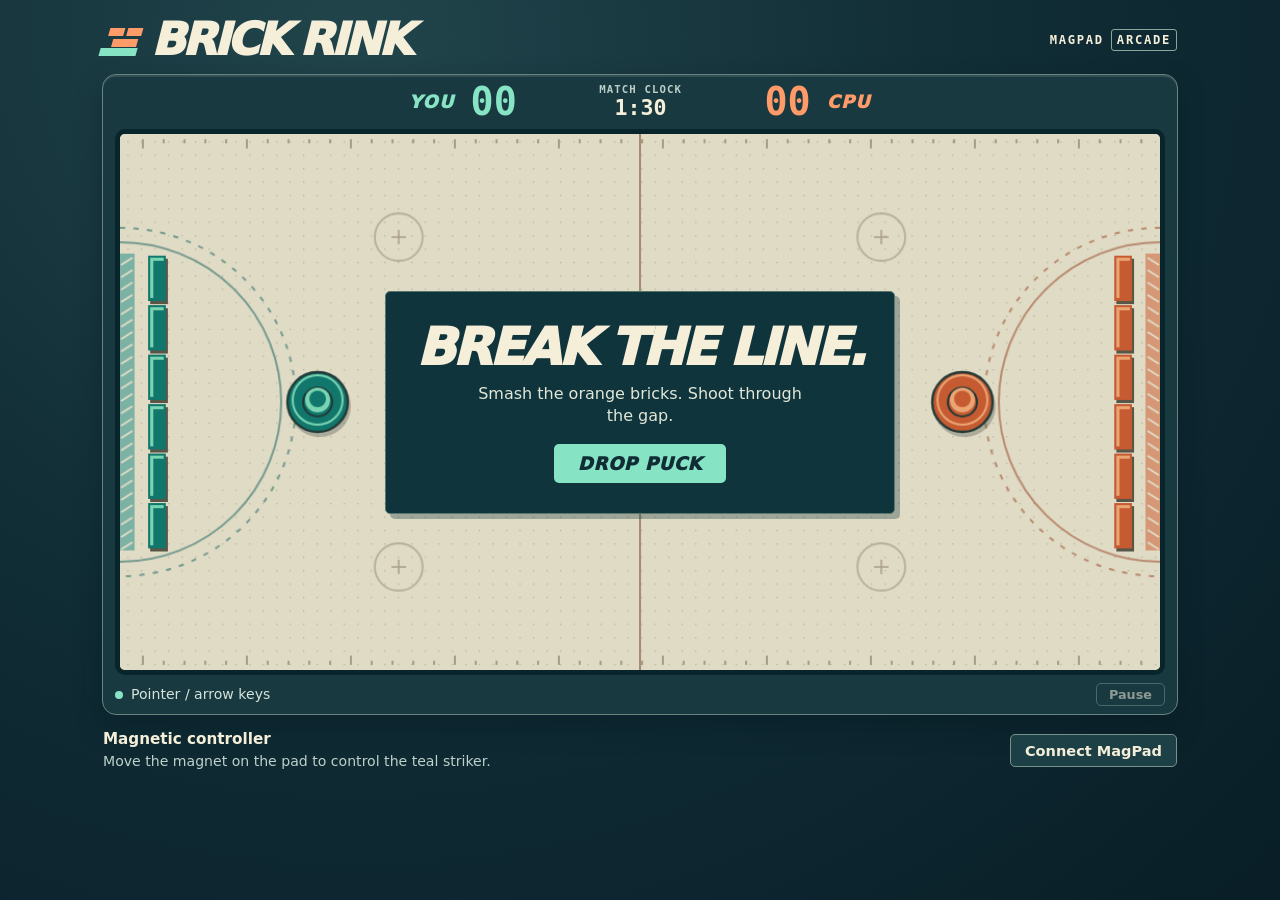
<file: experiments/brick-rink/index.html>
<!doctype html>
<html lang="en">
<head>
  <meta charset="utf-8"><meta name="viewport" content="width=device-width, initial-scale=1">
  <meta name="theme-color" content="#102d36"><title>Brick Rink · MagPad Arcade</title>
  <link rel="icon" href="data:,"><link rel="stylesheet" href="rink.css">
</head>
<body>
<main>
  <header>
    <div class="brand"><span class="mark" aria-hidden="true"><i></i><i></i><i></i></span><h1>Brick Rink</h1></div>
    <div class="arcade">MAGPAD <b>ARCADE</b></div>
  </header>
  <section class="cabinet" aria-label="Air hockey rink">
    <div class="scoreboard">
      <div class="team home"><span class="teamname">You</span><strong id="home">00</strong></div>
      <div class="clock"><small id="period">Match clock</small><b id="time">1:30</b></div>
      <div class="team away"><strong id="away">00</strong><span class="teamname">CPU</span></div>
    </div>
    <div class="field" id="field">
      <canvas aria-label="Air hockey table. You defend the left goal. Move with the magnet, pointer or arrow keys." width="1000" height="520"></canvas>
      <div class="overlay" id="overlay">
        <div class="card">
          <h2 id="title">Break the line.</h2>
          <p id="hint">Smash the orange bricks. Shoot through the gap.</p>
          <button id="play" class="primary">Drop puck</button>
        </div>
      </div>
      <div id="call" hidden></div>
    </div>
    <div class="deck"><span><i class="lamp"></i><span id="input">Pointer / arrow keys</span></span><button id="pause" disabled>Pause</button></div>
  </section>
  <footer>
    <div><h3>Magnetic controller</h3><p id="status" role="status">Move the magnet on the pad to control the teal striker.</p></div>
    <div class="actions"><button id="connect">Connect MagPad</button><button id="measure" hidden>Measure background</button></div>
  </footer>
</main>
<script type="module" src="game.js"></script>
</body>
</html>
</file>
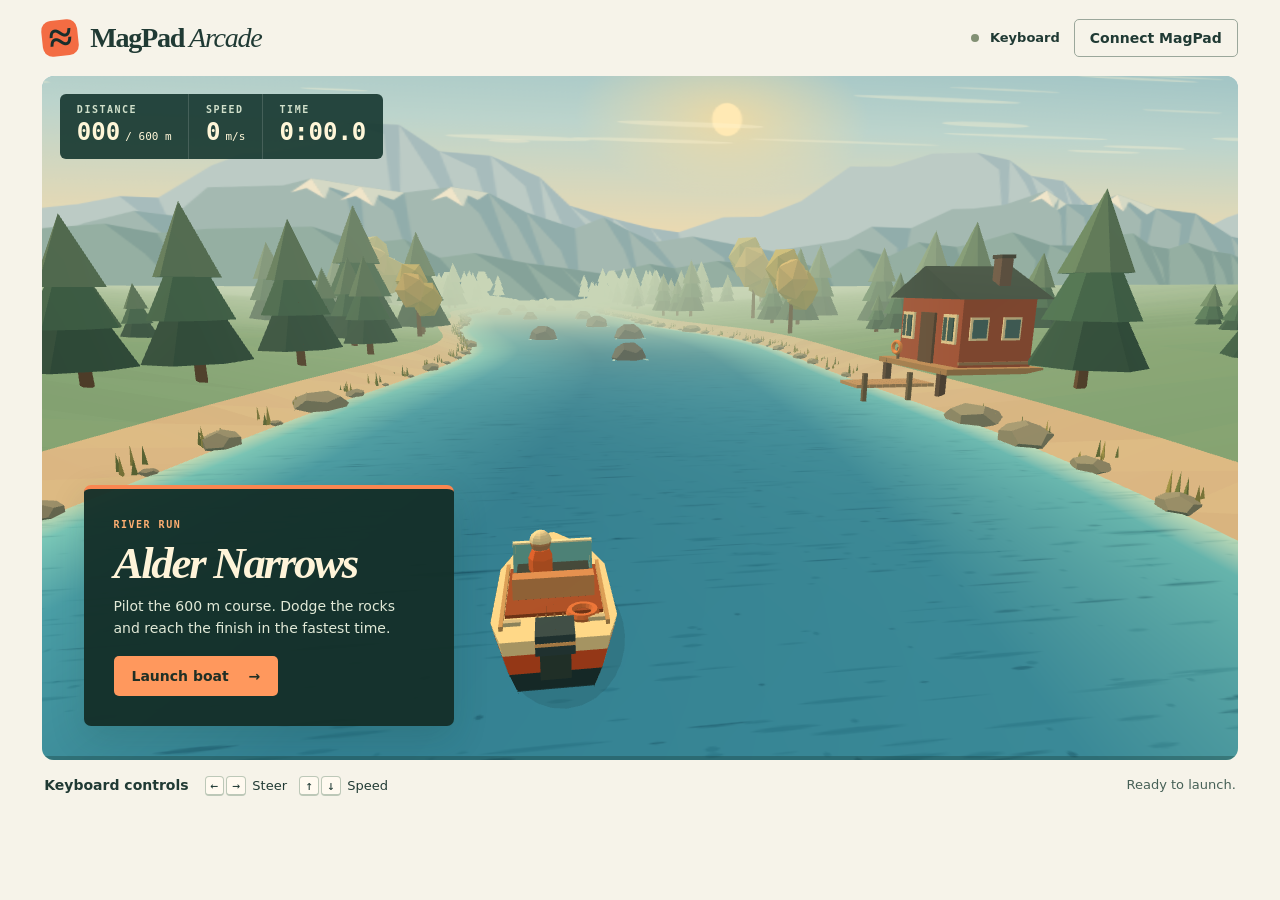
<file: experiments/river-run/index.html>
<!doctype html>
<html lang="en">
<head>
  <meta charset="utf-8">
  <meta name="viewport" content="width=device-width, initial-scale=1">
  <title>Alder Narrows · MagPad Arcade</title>
  <link rel="stylesheet" href="style.css">
</head>
<body>
<main>
  <header>
    <div class="brand"><span class="logo" aria-hidden="true">≈</span> MagPad <i>Arcade</i></div>
    <div class="connection"><span id="source"><b class="lamp"></b> Keyboard</span><button id="connect">Connect MagPad</button><button id="baseline" hidden>Measure background</button></div>
  </header>
  <section id="stage" aria-label="Alder Narrows river course">
    <canvas id="river" aria-label="Three-dimensional view from behind the boat"></canvas>
    <div class="hud">
      <div><small>Distance</small><strong id="distance">000</strong> <em>/ 600 m</em></div>
      <div><small>Speed</small><strong id="speed">0</strong> <em>m/s</em></div>
      <div><small>Time</small><strong id="timer">0:00.0</strong></div>
      <button id="pause" hidden>Pause</button>
    </div>
    <div id="panel">
      <span id="eyebrow">River Run</span>
      <h1 id="title">Alder Narrows</h1>
      <p id="message">Pilot the 600 m course. Dodge the rocks and reach the finish in the fastest time.</p>
      <button id="launch">Launch boat <span aria-hidden="true">→</span></button>
    </div>
    <div class="progress" aria-label="Course progress"><span id="progress"></span></div>
  </section>
  <footer>
    <div><strong id="mode">Keyboard controls</strong><span id="instructions"><kbd>←</kbd><kbd>→</kbd> Steer &nbsp; <kbd>↑</kbd><kbd>↓</kbd> Speed</span></div>
    <p id="status" role="status">Ready to launch.</p>
  </footer>
</main>
<script type="module" src="src/main.js"></script>
</body>
</html>
</file>
<file: experiments/brick-rink/rink.css>
:root{color-scheme:dark;--ink:#102c35;--cream:#f5efda;--mint:#86e3c4;--orange:#ff9a69;font:16px/1.4 "Barlow",system-ui,sans-serif;color:var(--cream)}
*{box-sizing:border-box}
body{margin:0;min-height:100vh;background:radial-gradient(ellipse at 28% 4%,#21444b 0%,#102c35 50%,#091e27 100%)}
main{max-width:min(1120px,calc((100svh - 217px)*1.923 + 50px));min-width:min(100%,680px);margin:auto;padding:18px 22px 24px}
header,.brand,.arcade,.scoreboard,.team,.deck,.deck>span,footer,.actions{display:flex;align-items:center}
header,footer,.deck{justify-content:space-between}
header{margin:0 1px 11px}.brand{gap:11px}h1,h2,h3,p{margin:0}
h1,h2,.teamname,.primary{font-family:"Barlow Condensed","Arial Narrow",system-ui,sans-serif;font-weight:950;text-transform:uppercase;font-style:italic}
h1{font-size:clamp(30px,3.5vw,48px);line-height:1;letter-spacing:-.075em}
.mark{position:relative;width:37px;height:32px;transform:skew(-16deg);border-bottom:8px solid var(--mint)}
.mark i{position:absolute;background:var(--orange);height:8px;width:15px;top:4px;left:4px}.mark i:nth-child(2){left:22px}.mark i:nth-child(3){left:10px;top:15px;width:25px}
.arcade{font:700 .76rem monospace;letter-spacing:.14em;gap:7px}.arcade b{border:1px solid #8da69d;border-radius:3px;padding:3px 5px}
.cabinet{background:#193941;border:1px solid #67847e;border-radius:14px;padding:0 12px;box-shadow:0 12px 26px #06182066,inset 0 2px #ffffff1c}
.scoreboard{justify-content:center;gap:clamp(20px,6vw,90px);padding:8px 0}.team{gap:16px}.teamname{font-size:1.1rem;letter-spacing:.08em}.team strong,.clock b{font-family:"IBM Plex Mono",ui-monospace,monospace;font-variant-numeric:tabular-nums}
.team strong{font-size:clamp(30px,3vw,44px);line-height:1}.home{color:var(--mint)}.away{color:var(--orange)}.clock{display:grid;text-align:center;min-width:94px}.clock small{font:700 .67rem monospace;letter-spacing:.1em;text-transform:uppercase;color:#bbcec6}.clock b{font-size:1.35rem;line-height:1.15}
.field{position:relative;overflow:hidden;aspect-ratio:1000/520;border:5px solid #09252c;border-radius:10px;background:#f1e8cb}.field canvas{width:100%;height:100%;display:block;touch-action:none}
.overlay{position:absolute;inset:0;display:grid;place-items:center;background:#17322d17}.card{max-width:90%;padding:clamp(14px,2.4vw,30px);background:#10343b;color:var(--cream);text-align:center;border:1px solid #57776c;border-radius:5px;box-shadow:5px 5px 0 #0e333652}
h2{font-size:clamp(24px,4vw,56px);line-height:1;letter-spacing:-.055em}.card p{margin:10px auto 16px;max-width:32ch;color:#e1e7d8}
button{cursor:pointer;font:700 .91rem system-ui,sans-serif;border:1px solid #77938b;color:var(--cream);background:transparent;padding:7px 14px;border-radius:5px}
button:hover:enabled{background:#31565b}button:focus-visible{outline:3px solid var(--orange);outline-offset:3px}button:disabled{opacity:.53;cursor:default}
.primary{color:var(--ink);background:var(--mint);border:0;padding:9px 24px;font-size:1.12rem;letter-spacing:.04em}.primary:hover:enabled{background:#b8f3d5}
.deck{height:39px;font-size:.88rem;color:#d5e4da}.deck>span{gap:8px}.lamp{width:8px;height:8px;background:var(--mint);border-radius:50%}.deck button{font-size:.8rem;padding:3px 12px}
footer{margin:14px 1px 0;gap:12px}h3{font-size:.95rem}footer p{color:#bed1cb;font-size:.88rem;margin-top:2px}.actions{gap:8px;flex-shrink:0}.actions button{background:#1d4047}
#call{position:absolute;top:15%;left:50%;transform:translateX(-50%);color:var(--cream);background:#13323c;padding:6px 14px;border-radius:4px;font-weight:800;pointer-events:none}
[hidden]{display:none!important}
@media(max-width:650px){main{padding:12px 8px}.cabinet{padding:0 4px}.arcade{font-size:.63rem}.field{border-width:3px}.scoreboard{gap:15px}.team{gap:8px}.teamname{font-size:.85rem}.card p{font-size:.85rem;margin:5px auto 9px}.card{padding:11px 15px}.primary{font-size:.9rem;padding:6px 18px}footer{align-items:flex-start;flex-direction:column}.actions{flex-wrap:wrap}.deck{padding:0 5px}}
</file>
<file: experiments/river-run/style.css>
:root{color-scheme:light;font:16px/1.4 "DM Sans",system-ui,sans-serif;color:#203a34;background:#f6f3e9}
*{box-sizing:border-box}
body{margin:0} main{max-width:1540px;margin:auto;padding:0 clamp(12px,3.3vw,60px)}
header,footer,.brand,.connection,.hud,footer>div{display:flex;align-items:center}
header{min-height:76px;justify-content:space-between;gap:12px}
.brand{font:800 clamp(20px,2.2vw,30px)/1 Georgia,serif;letter-spacing:-1.3px;gap:5px}
.brand i{font-weight:400}.logo{display:grid;place-items:center;background:#f36c43;border-radius:10px;transform:rotate(-6deg);width:36px;height:36px;margin-right:7px;color:#182e2c;font:900 43px/.8 Georgia}
.connection{gap:14px;flex-wrap:wrap;justify-content:flex-end}#source{font-size:13px;font-weight:650}.lamp{display:inline-block;border-radius:50%;background:#829074;width:8px;height:8px;margin-right:6px}
button{cursor:pointer;border-radius:5px;line-height:1.2;font-family:inherit;font-weight:700;font-size:14px;border:1px solid #9ba79b;background:transparent;color:inherit;padding:10px 15px}
button:hover{background:#dce4d6}button:focus-visible{outline:3px solid #e48733;outline-offset:3px}button:disabled{opacity:.55;cursor:default}
#stage{position:relative;isolation:isolate;overflow:hidden;height:clamp(430px,76vh,850px);border-radius:12px;background:#93c7c1}
#river{width:100%;height:100%;display:block}
.hud{position:absolute;top:18px;left:18px;right:18px;gap:0;align-items:stretch;pointer-events:none}
.hud>div{background:#163730e8;color:#fff6d8;padding:9px clamp(9px,1.3vw,23px);border-right:1px solid #ffffff25}
.hud>div:first-child{border-radius:6px 0 0 6px}.hud>div:nth-child(3){border-radius:0 6px 6px 0;border:0}
small,#eyebrow{display:block;font:700 10px/1.3 "IBM Plex Mono",monospace;text-transform:uppercase;letter-spacing:.15em}
.hud small{color:#d0dfca}.hud strong,.hud em{font-family:"IBM Plex Mono",monospace;font-style:normal;font-variant-numeric:tabular-nums}
.hud strong{font-size:clamp(15px,2vw,24px)}.hud em{font-size:11px}.hud button{pointer-events:auto;align-self:flex-start;margin-left:auto;color:#fff;background:#173831;border-color:#879f92}
#panel{position:absolute;left:clamp(16px,3.5%,64px);bottom:clamp(18px,5%,58px);width:min(370px,calc(100% - 32px));border-radius:7px;padding:clamp(17px,2.3vw,32px);color:#fff4d9;background:#142f29f5;border-top:4px solid #fa8650;box-shadow:0 12px 35px #153b3026}
#eyebrow{color:#ffaf72}h1{font:italic 600 clamp(30px,3.5vw,55px)/1.03 Georgia,serif;letter-spacing:-.05em;margin:9px 0}
#message{font-size:14px;line-height:1.55;color:#e1e9d7;margin:10px 0 16px}#launch{background:#ff985d;color:#202f25;border:none;padding:12px 18px}#launch:hover{background:#ffb47d}#launch span{margin-left:15px}
.progress{position:absolute;bottom:0;width:100%;height:4px;background:#16373055}.progress span{display:block;width:0;height:100%;background:#f89a53}
footer{justify-content:space-between;align-items:flex-start;gap:20px;padding:16px 2px;font-size:13px}footer>div{gap:16px;flex-wrap:wrap}footer strong{font-size:14px}#status{margin:0;text-align:right;color:#466056}kbd{display:inline-block;font:13px monospace;border:1px solid #bdc8b8;border-bottom-width:2px;border-radius:4px;padding:1px 5px;margin-right:2px;background:#fffaf0}
[hidden]{display:none!important}
@media(max-width:650px){header{padding:10px 0;min-height:62px}.connection{gap:5px}.connection button{font-size:12px;padding:8px}#source{display:none}#stage{height:72svh;min-height:390px}.hud{left:9px;right:9px;top:9px}.hud>div{padding:6px 9px}footer,footer>div{flex-wrap:wrap;gap:7px}#status{text-align:left}}
#stage{background:linear-gradient(180deg,#8dbfc6 0%,#c6d7bd 25%,#ffe1a1 49%,#b3d8c0 70%)}
</file>
